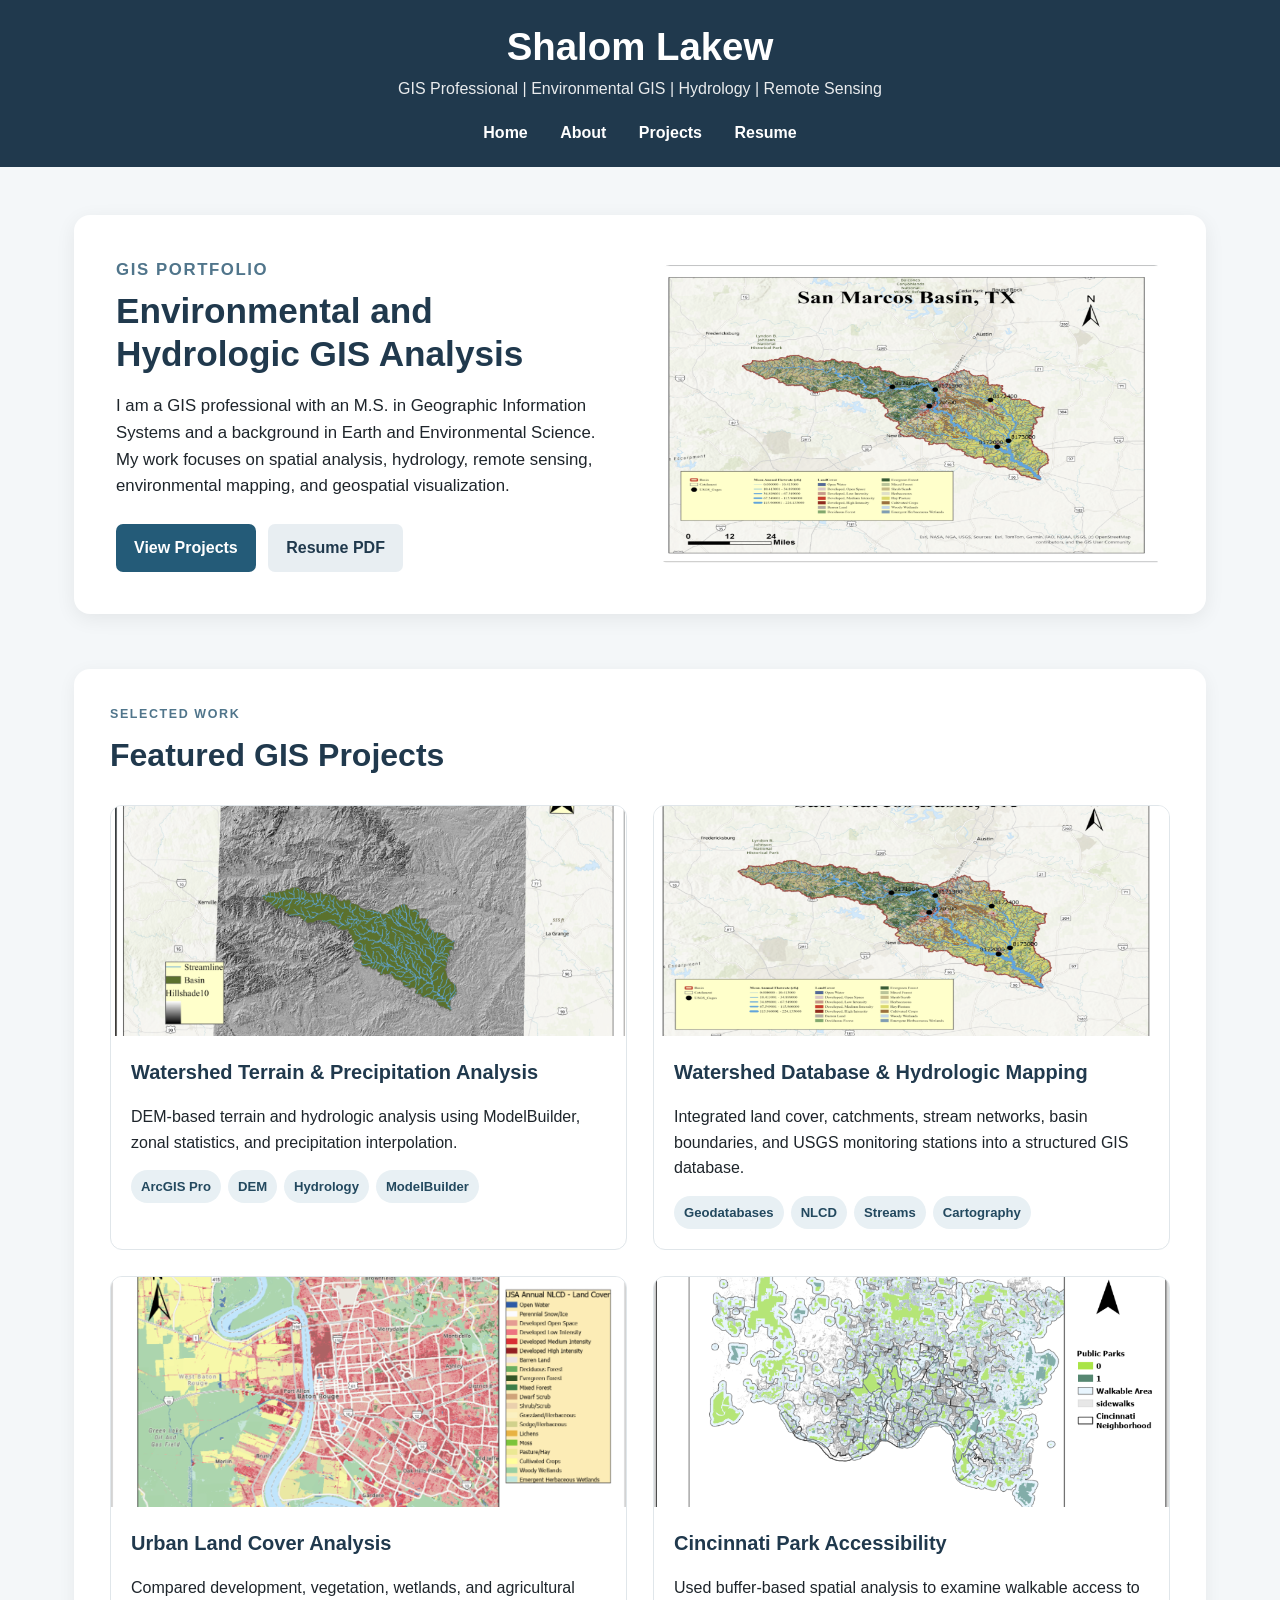
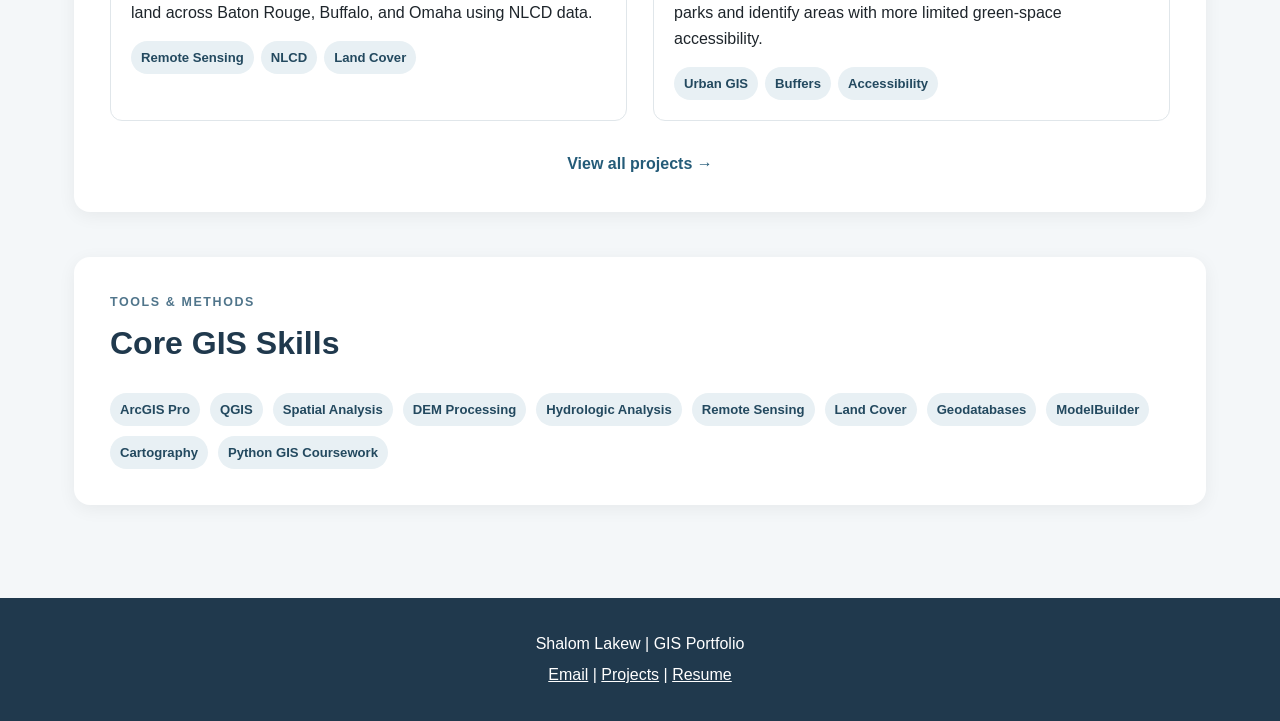
<file: index.html>
<!DOCTYPE html>
<html lang="en">

<head>
    <meta charset="UTF-8">
    <meta name="viewport" content="width=device-width, initial-scale=1.0">
    <title>Shalom Lakew | GIS Portfolio</title>
    <link rel="stylesheet" href="style.css">
</head>

<body>

<header>
    <h1>Shalom Lakew</h1>
    <p>GIS Professional | Environmental GIS | Hydrology | Remote Sensing</p>

    <nav>
        <a href="index.html">Home</a>
        <a href="about.html">About</a>
        <a href="projects.html">Projects</a>
        <a href="resume.html">Resume</a>
    </nav>
</header>

<main>

<section class="hero">

    <div class="hero-text">
        <p class="eyebrow">GIS PORTFOLIO</p>

        <h2>Environmental and Hydrologic GIS Analysis</h2>

        <p>
            I am a GIS professional with an M.S. in Geographic Information Systems
            and a background in Earth and Environmental Science. My work focuses on
            spatial analysis, hydrology, remote sensing, environmental mapping,
            and geospatial visualization.
        </p>

        <div class="hero-buttons">
            <a href="projects.html" class="button">View Projects</a>

            <a href="Shalom_Lakew_GIS_Resume.pdf"
               class="button secondary">
                Resume PDF
            </a>
        </div>
    </div>

    <div class="hero-image">
        <img
            src="images/hydrology/san_marcos_integrated_watershed_map.png"
            alt="Integrated GIS watershed map of the San Marcos Basin">
    </div>

</section>


<section class="section-block">

    <div class="section-heading">
        <p class="eyebrow">SELECTED WORK</p>
        <h2>Featured GIS Projects</h2>
    </div>

    <div class="project-grid">


        <article class="project-card">

            <img
                src="images/hydrology/san_marcos_hillshade.png"
                alt="San Marcos Basin hillshade terrain analysis">

            <div class="project-card-content">

                <h3>Watershed Terrain & Precipitation Analysis</h3>

                <p>
                    DEM-based terrain and hydrologic analysis using
                    ModelBuilder, zonal statistics, and precipitation
                    interpolation.
                </p>

                <div class="tags">
                    <span>ArcGIS Pro</span>
                    <span>DEM</span>
                    <span>Hydrology</span>
                    <span>ModelBuilder</span>
                </div>

            </div>

        </article>


        <article class="project-card">

            <img
                src="images/hydrology/san_marcos_integrated_watershed_map.png"
                alt="Integrated San Marcos Basin watershed map">

            <div class="project-card-content">

                <h3>Watershed Database & Hydrologic Mapping</h3>

                <p>
                    Integrated land cover, catchments, stream networks,
                    basin boundaries, and USGS monitoring stations
                    into a structured GIS database.
                </p>

                <div class="tags">
                    <span>Geodatabases</span>
                    <span>NLCD</span>
                    <span>Streams</span>
                    <span>Cartography</span>
                </div>

            </div>

        </article>


        <article class="project-card">

            <img
                src="images/landcover/baton_rouge_land_cover.png"
                alt="Baton Rouge land cover analysis">

            <div class="project-card-content">

                <h3>Urban Land Cover Analysis</h3>

                <p>
                    Compared development, vegetation, wetlands, and
                    agricultural land across Baton Rouge, Buffalo,
                    and Omaha using NLCD data.
                </p>

                <div class="tags">
                    <span>Remote Sensing</span>
                    <span>NLCD</span>
                    <span>Land Cover</span>
                </div>

            </div>

        </article>


        <article class="project-card">

            <img
                src="images/urban/cincinnati_park_accessibility.png"
                alt="Cincinnati park accessibility analysis">

            <div class="project-card-content">

                <h3>Cincinnati Park Accessibility</h3>

                <p>
                    Used buffer-based spatial analysis to examine
                    walkable access to parks and identify areas
                    with more limited green-space accessibility.
                </p>

                <div class="tags">
                    <span>Urban GIS</span>
                    <span>Buffers</span>
                    <span>Accessibility</span>
                </div>

            </div>

        </article>

    </div>

    <div class="center-link">
        <a href="projects.html">View all projects →</a>
    </div>

</section>


<section class="section-block">

    <div class="section-heading">
        <p class="eyebrow">TOOLS & METHODS</p>
        <h2>Core GIS Skills</h2>
    </div>

    <div class="skills">

        <span>ArcGIS Pro</span>
        <span>QGIS</span>
        <span>Spatial Analysis</span>
        <span>DEM Processing</span>
        <span>Hydrologic Analysis</span>
        <span>Remote Sensing</span>
        <span>Land Cover</span>
        <span>Geodatabases</span>
        <span>ModelBuilder</span>
        <span>Cartography</span>
        <span>Python GIS Coursework</span>

    </div>

</section>

</main>


<footer>

    <p>Shalom Lakew | GIS Portfolio</p>

    <p>
        <a href="mailto:shalom60.lakew@gmail.com">Email</a>
        |
        <a href="projects.html">Projects</a>
        |
        <a href="resume.html">Resume</a>
    </p>

</footer>

</body>
</html>
</file>
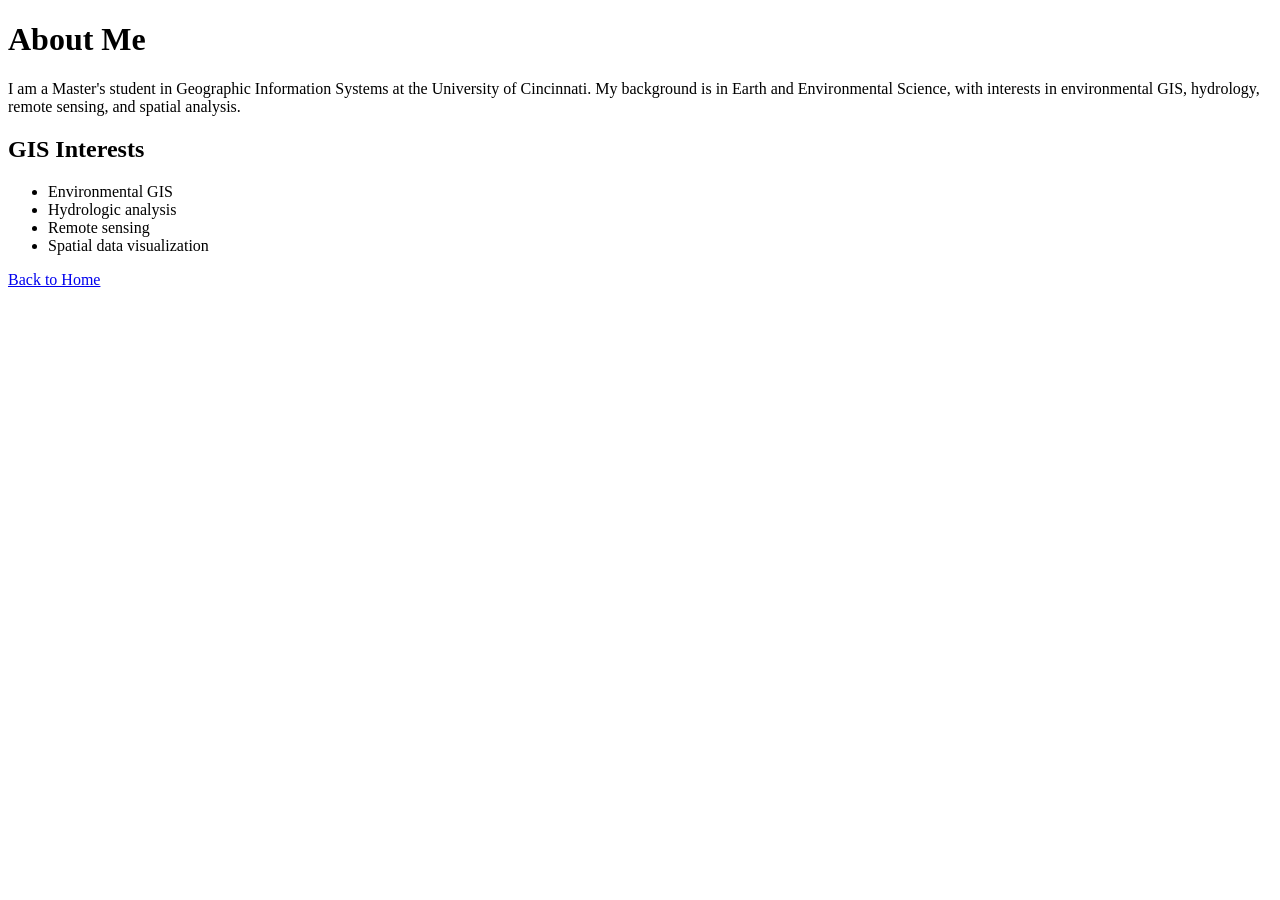
<file: about.html>
<!DOCTYPE html>
<html>

<head>
<title>About Me - Shalom Lakew</title>
</head>

<body>

<h1>About Me</h1>

<p>
I am a Master's student in Geographic Information Systems at the University of Cincinnati.
My background is in Earth and Environmental Science, with interests in environmental GIS,
hydrology, remote sensing, and spatial analysis.
</p>

<h2>GIS Interests</h2>

<ul>
<li>Environmental GIS</li>
<li>Hydrologic analysis</li>
<li>Remote sensing</li>
<li>Spatial data visualization</li>
</ul>

<a href="index.html">Back to Home</a>

</body>

</html>
</file>
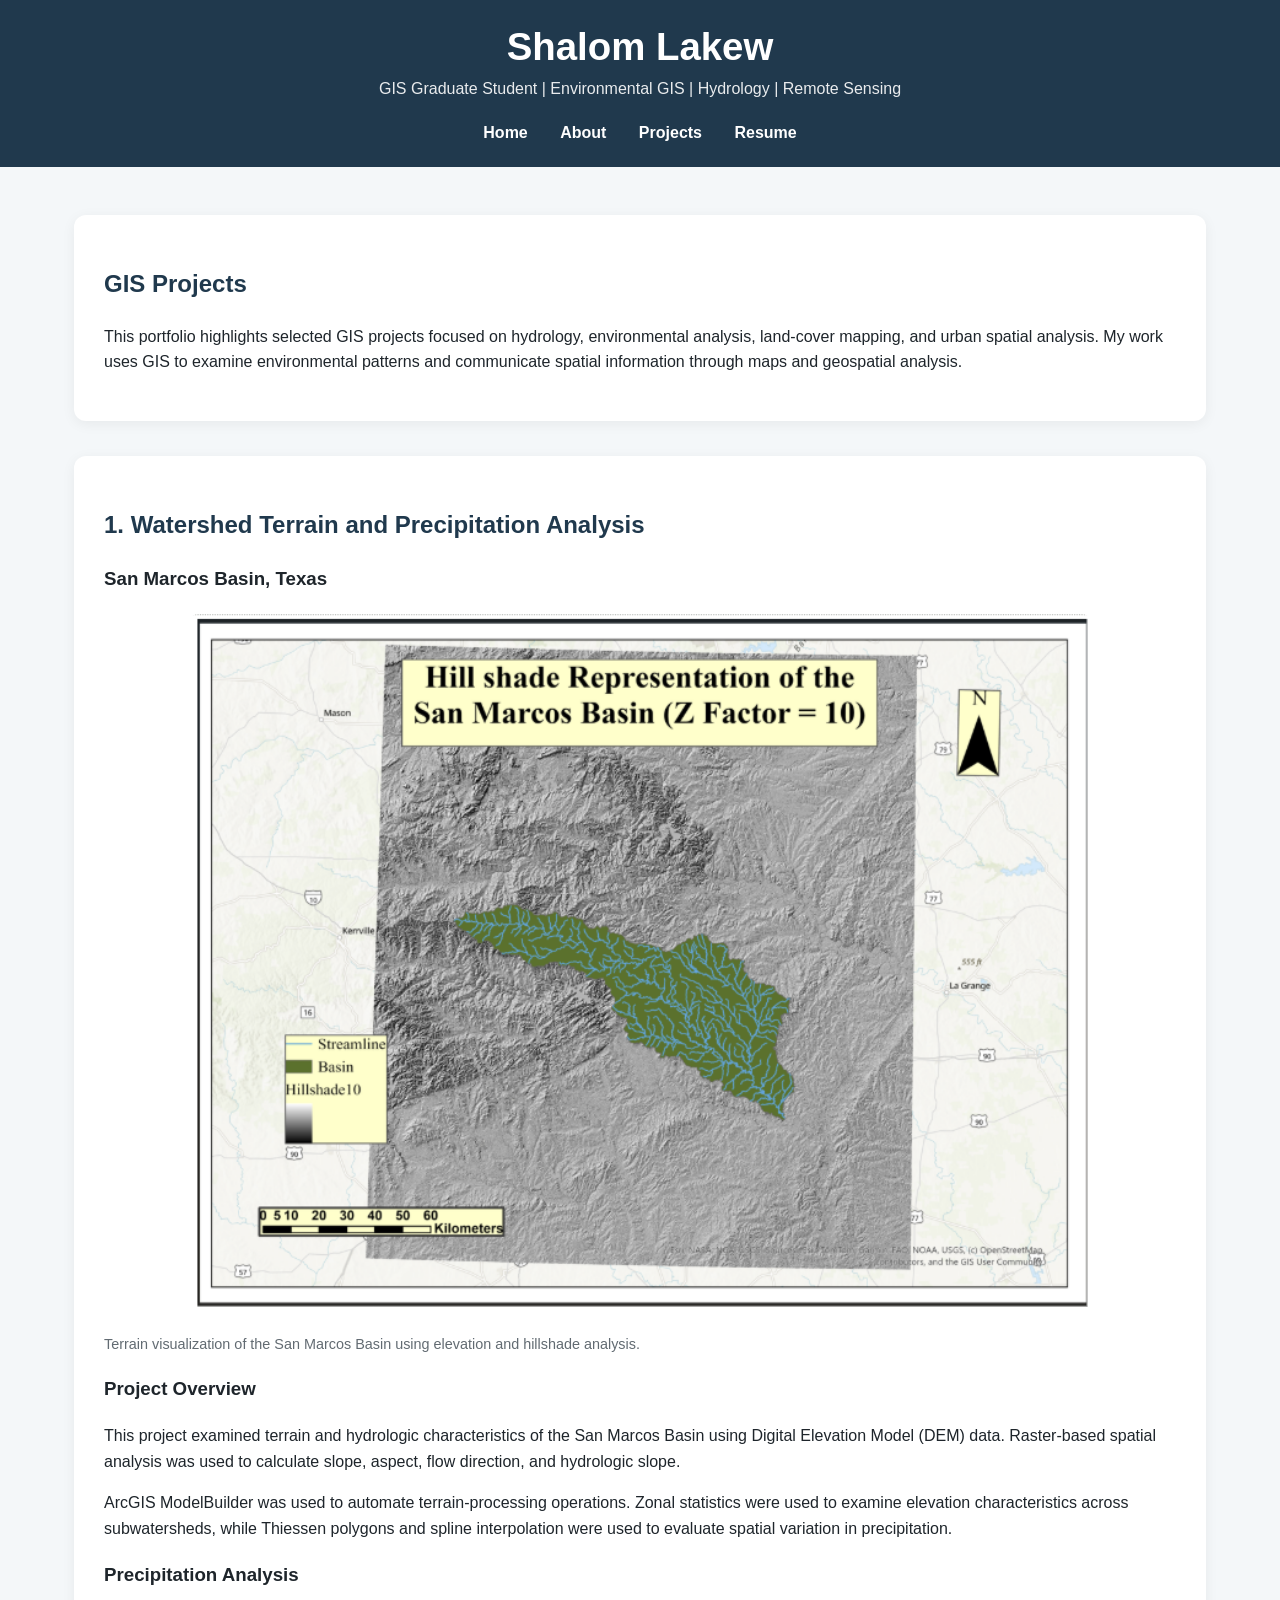
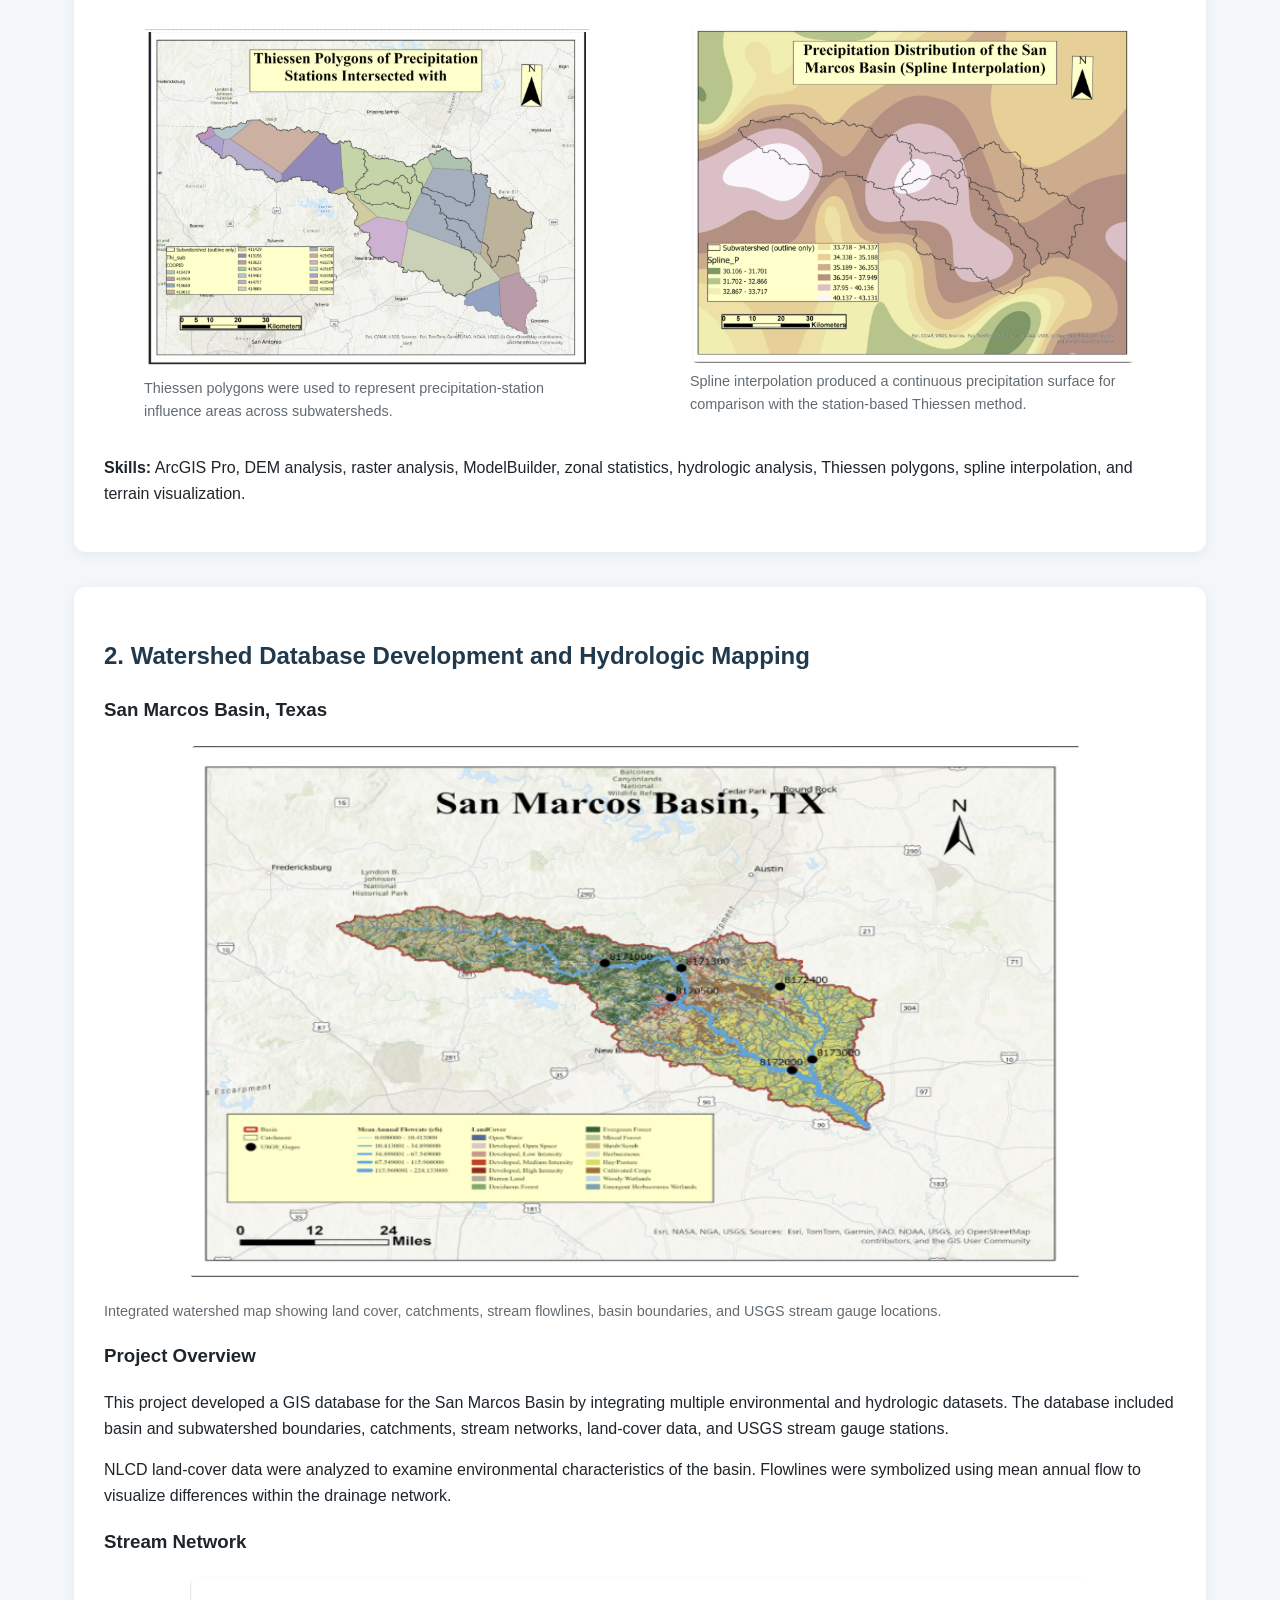
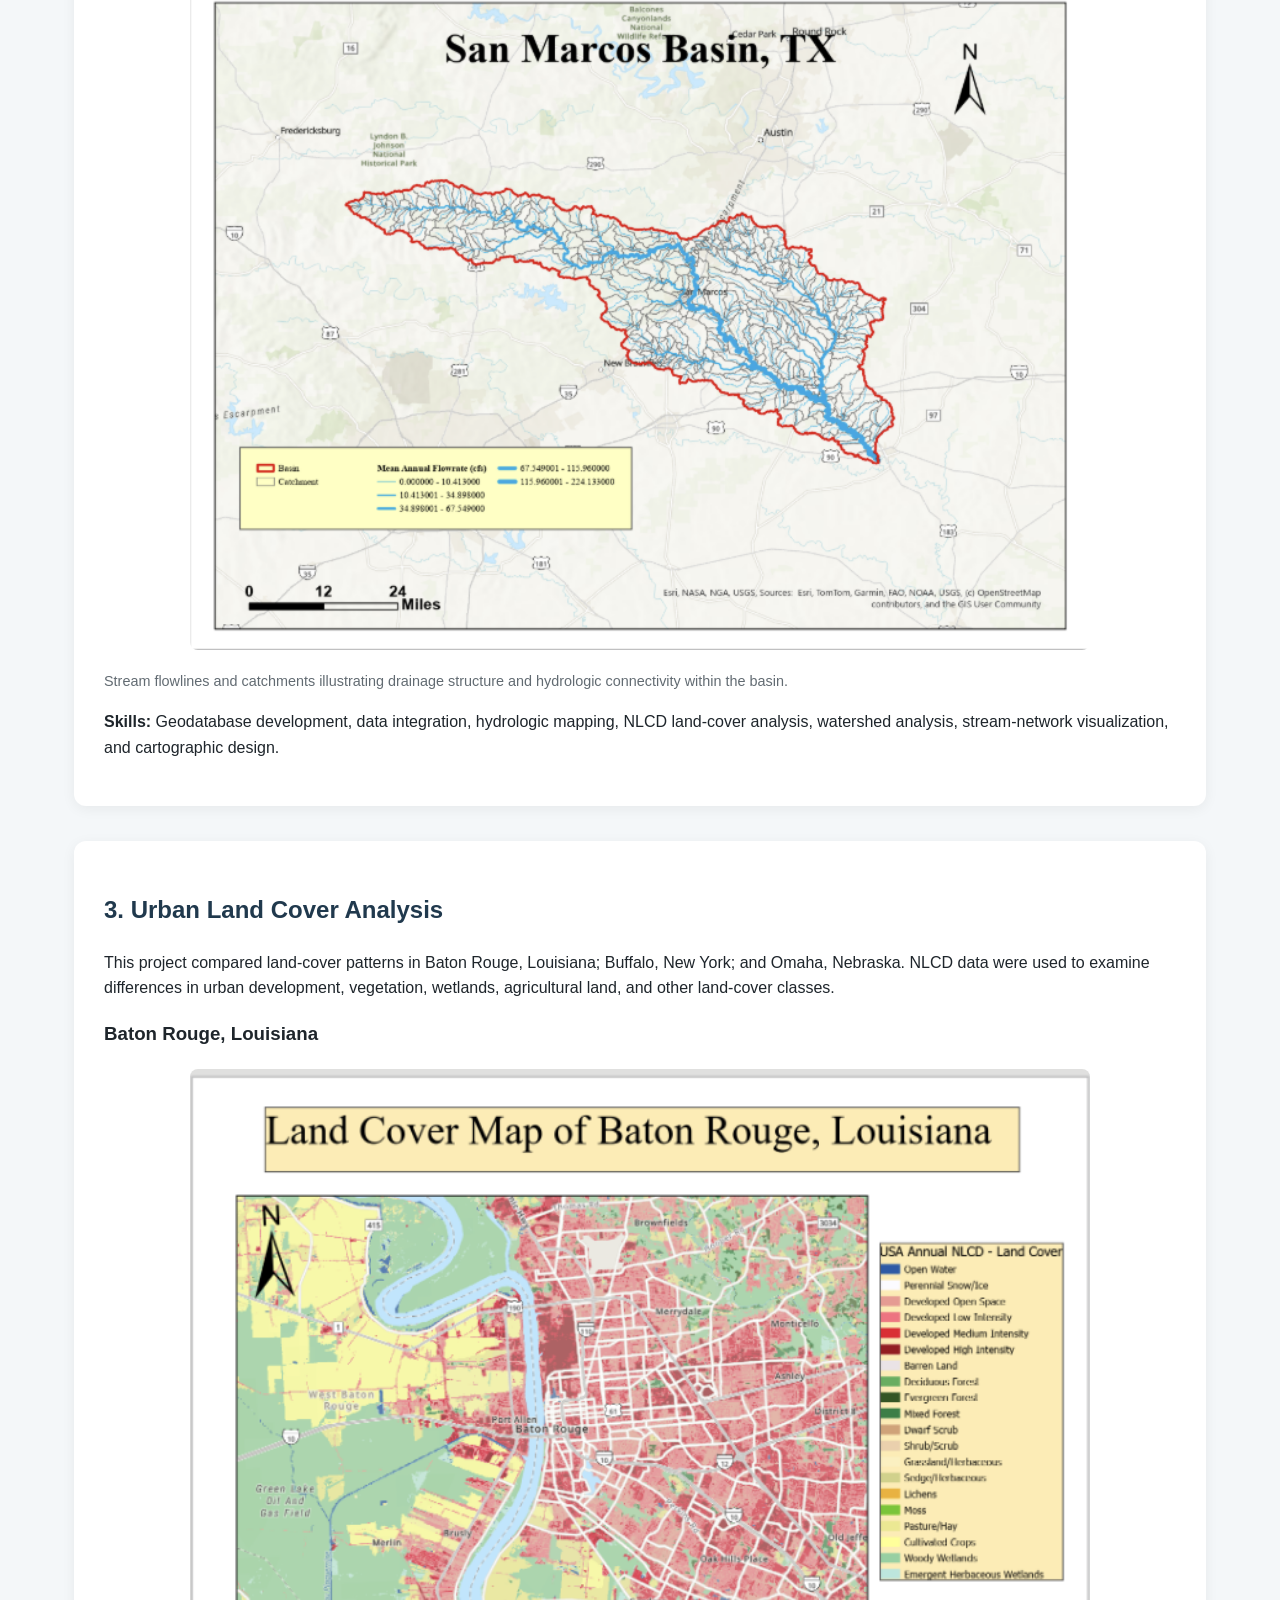
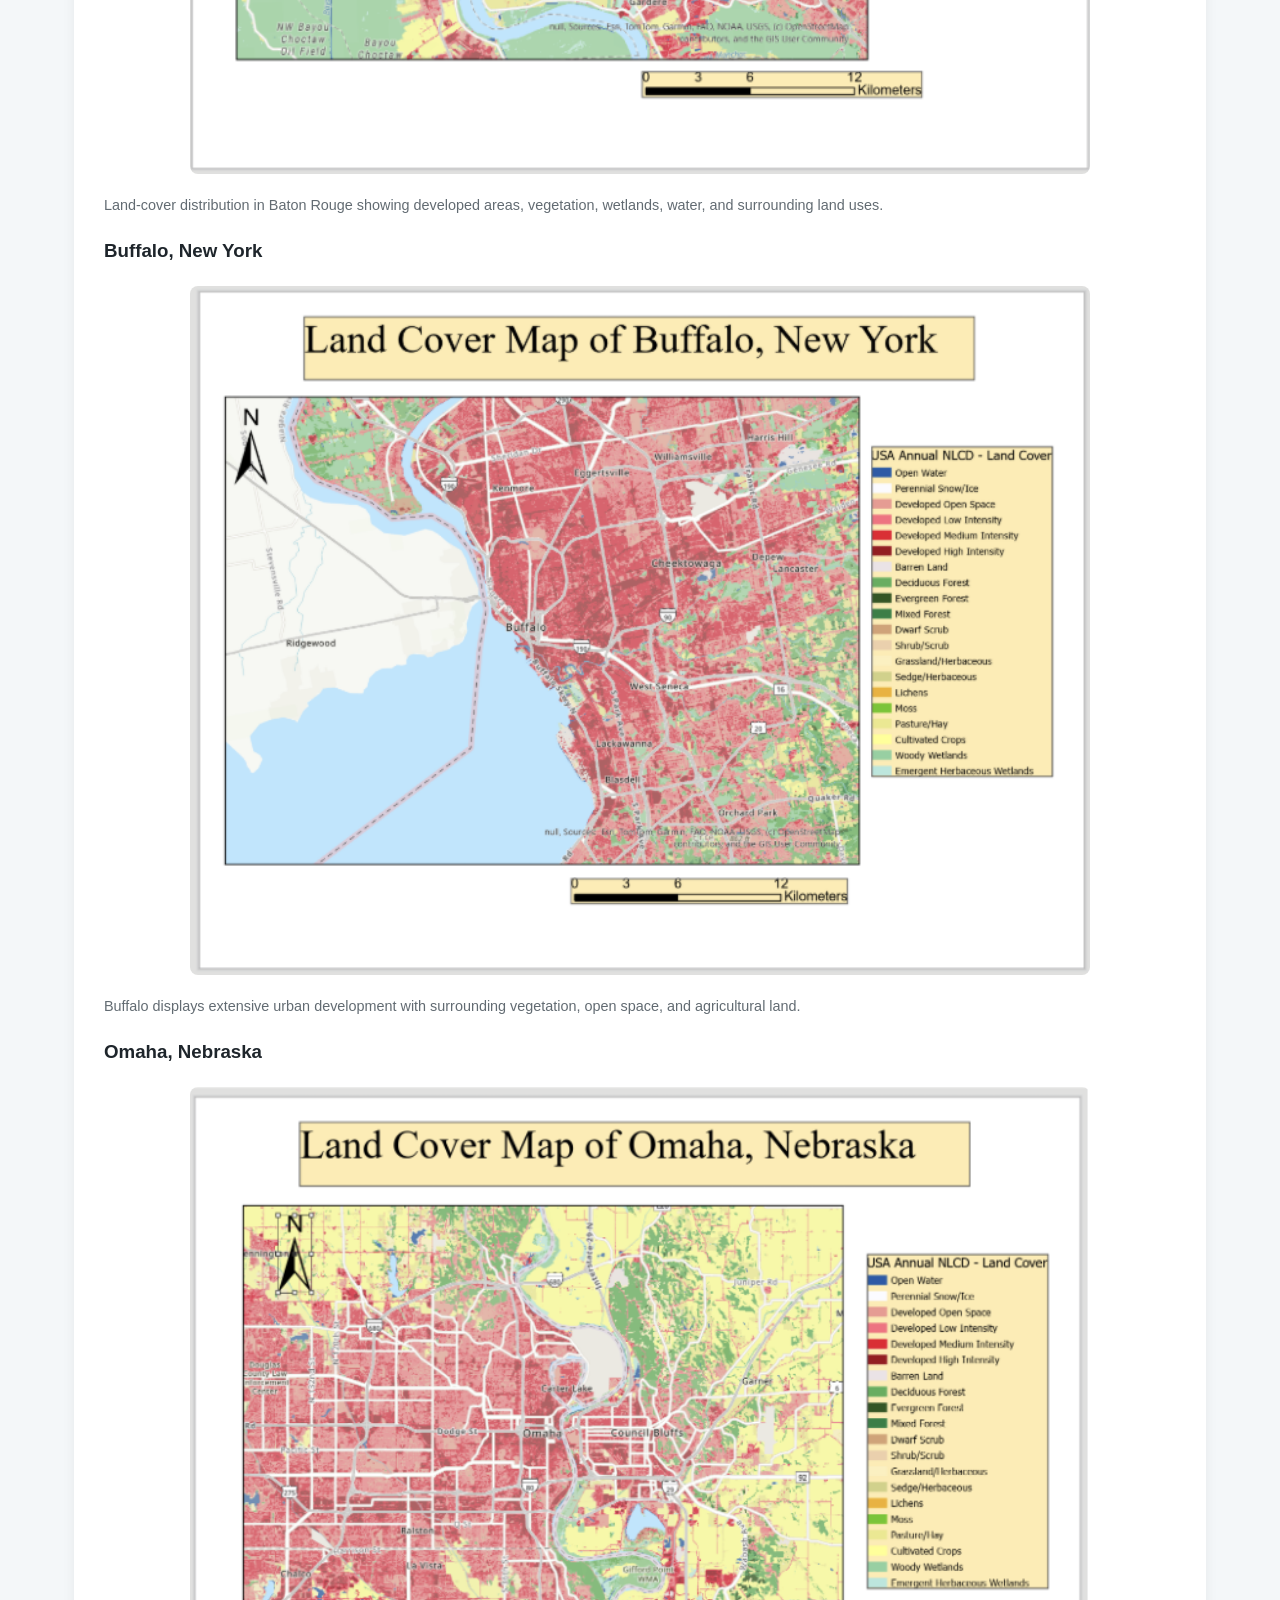
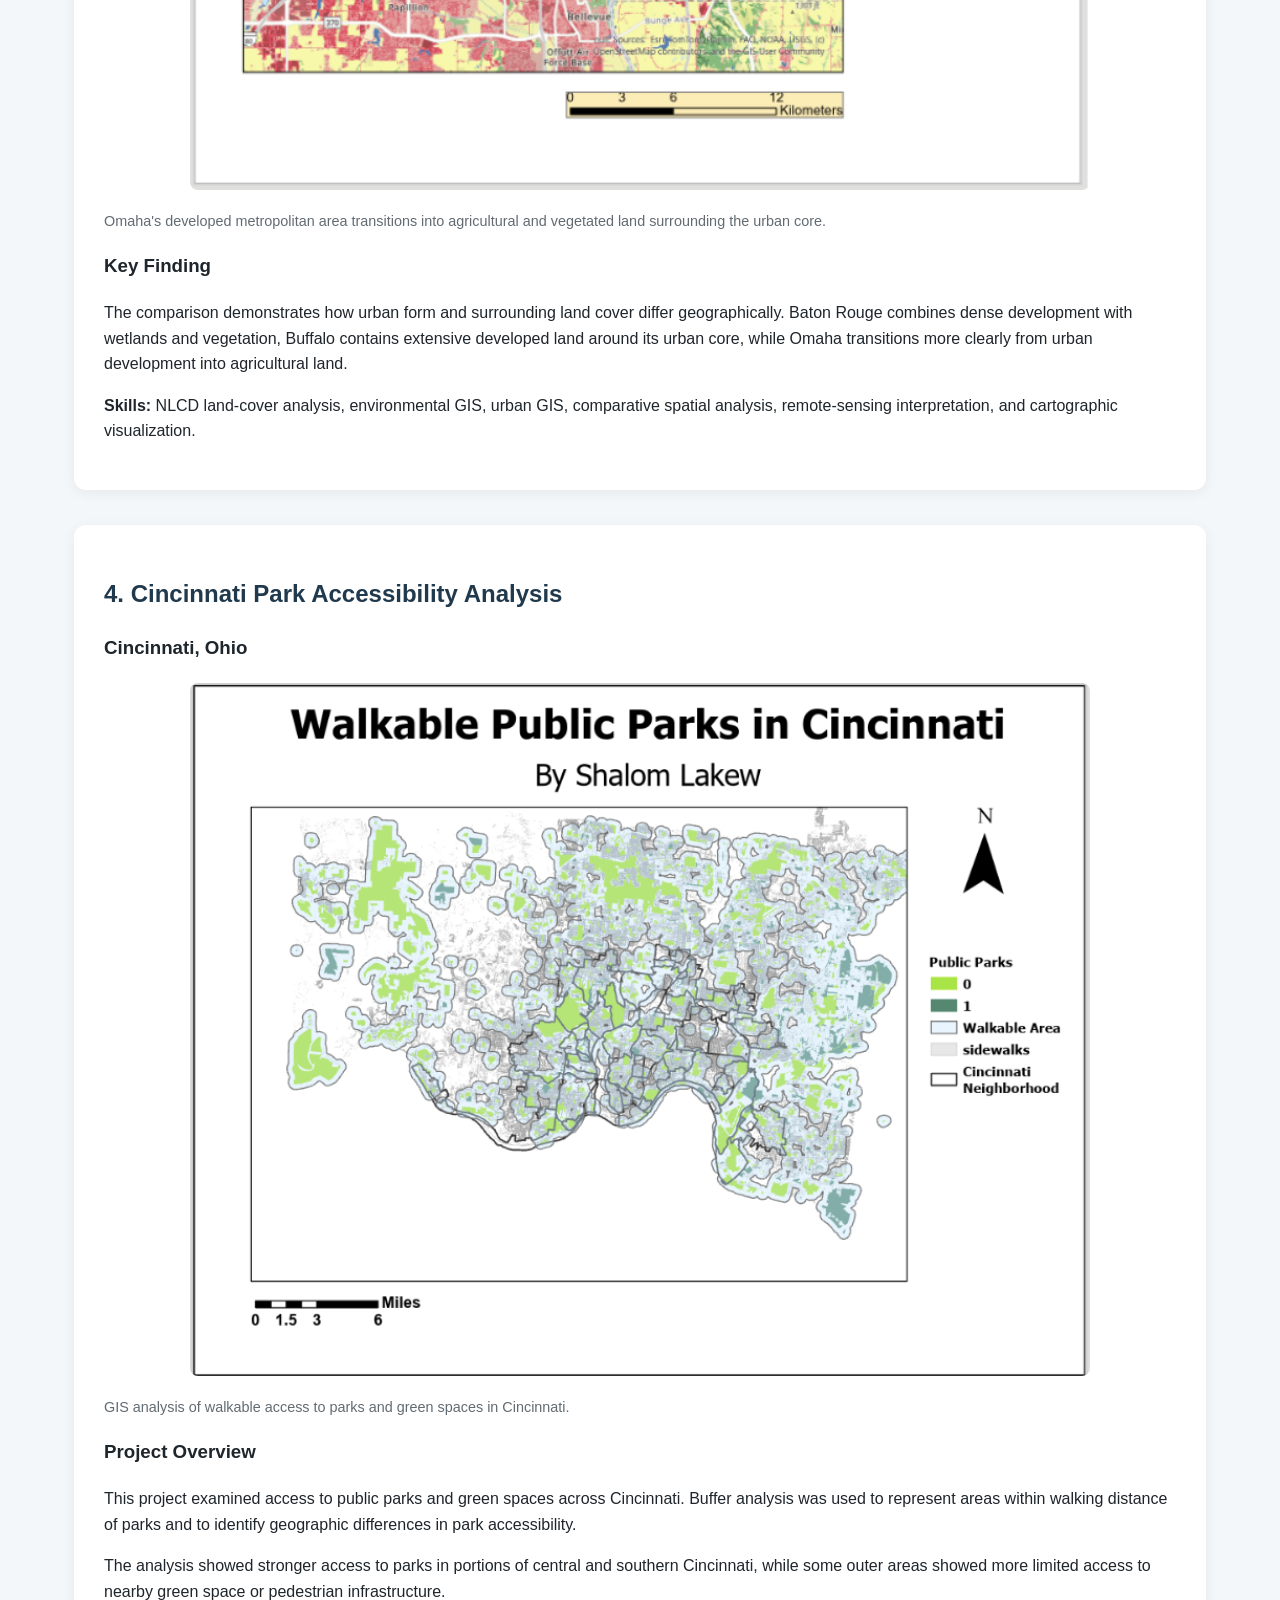
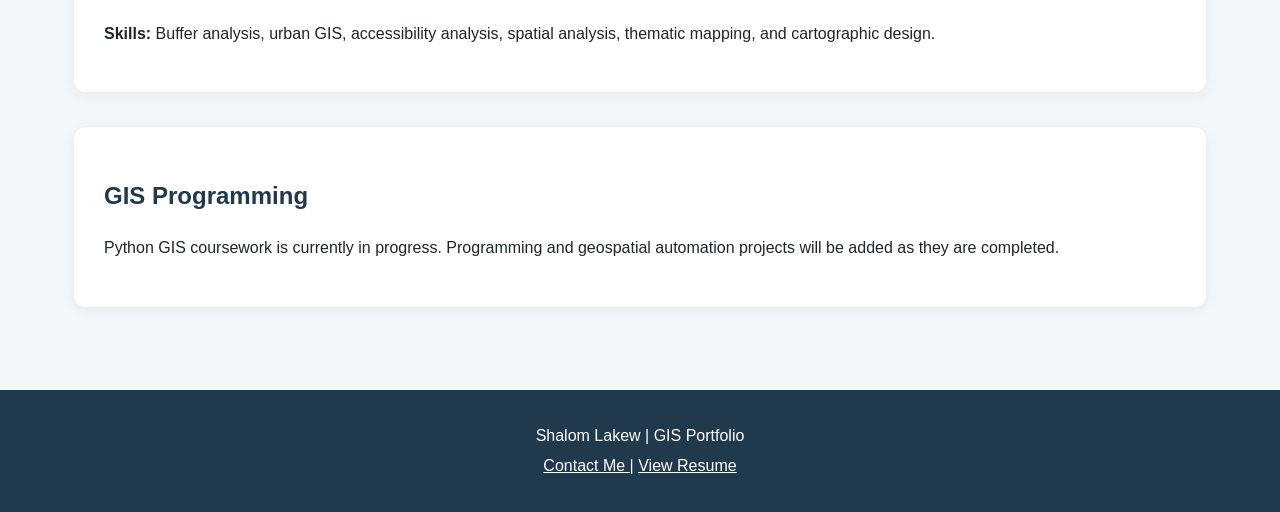
<file: projects.html>
<!DOCTYPE html>
<html lang="en">

<head>
    <meta charset="UTF-8">
    <meta name="viewport" content="width=device-width, initial-scale=1.0">

    <title>GIS Projects | Shalom Lakew</title>

    <link rel="stylesheet" href="style.css">
</head>

<body>

<header>
    <h1>Shalom Lakew</h1>
    <p>GIS Graduate Student | Environmental GIS | Hydrology | Remote Sensing</p>

    <nav>
        <a href="index.html">Home</a>
        <a href="about.html">About</a>
        <a href="projects.html">Projects</a>
        <a href="resume.html">Resume</a>
    </nav>
</header>


<main>

<section class="intro">
    <h2>GIS Projects</h2>

    <p>
        This portfolio highlights selected GIS projects focused on hydrology,
        environmental analysis, land-cover mapping, and urban spatial analysis.
        My work uses GIS to examine environmental patterns and communicate
        spatial information through maps and geospatial analysis.
    </p>
</section>


<!-- PROJECT 1 -->

<section class="project">

    <h2>1. Watershed Terrain and Precipitation Analysis</h2>

    <h3>San Marcos Basin, Texas</h3>

    <img
        src="images/hydrology/san_marcos_hillshade.png"
        alt="Hillshade terrain map of the San Marcos Basin"
        class="project-map">

    <p class="caption">
        Terrain visualization of the San Marcos Basin using elevation and
        hillshade analysis.
    </p>

    <h3>Project Overview</h3>

    <p>
        This project examined terrain and hydrologic characteristics of the
        San Marcos Basin using Digital Elevation Model (DEM) data. Raster-based
        spatial analysis was used to calculate slope, aspect, flow direction,
        and hydrologic slope.
    </p>

    <p>
        ArcGIS ModelBuilder was used to automate terrain-processing operations.
        Zonal statistics were used to examine elevation characteristics across
        subwatersheds, while Thiessen polygons and spline interpolation were
        used to evaluate spatial variation in precipitation.
    </p>


    <h3>Precipitation Analysis</h3>

    <div class="map-grid">

        <figure>
            <img
                src="images/hydrology/san_marcos_thiessen_precipitation.png"
                alt="Thiessen polygon precipitation analysis">
            <figcaption>
                Thiessen polygons were used to represent precipitation-station
                influence areas across subwatersheds.
            </figcaption>
        </figure>

        <figure>
            <img
                src="images/hydrology/san_marcos_spline_precipitation.png"
                alt="Spline precipitation interpolation">
            <figcaption>
                Spline interpolation produced a continuous precipitation
                surface for comparison with the station-based Thiessen method.
            </figcaption>
        </figure>

    </div>

    <p>
        <strong>Skills:</strong>
        ArcGIS Pro, DEM analysis, raster analysis, ModelBuilder,
        zonal statistics, hydrologic analysis, Thiessen polygons,
        spline interpolation, and terrain visualization.
    </p>

</section>


<!-- PROJECT 2 -->

<section class="project">

    <h2>2. Watershed Database Development and Hydrologic Mapping</h2>

    <h3>San Marcos Basin, Texas</h3>

    <img
        src="images/hydrology/san_marcos_integrated_watershed_map.png"
        alt="Integrated watershed map of the San Marcos Basin"
        class="project-map">

    <p class="caption">
        Integrated watershed map showing land cover, catchments, stream
        flowlines, basin boundaries, and USGS stream gauge locations.
    </p>

    <h3>Project Overview</h3>

    <p>
        This project developed a GIS database for the San Marcos Basin by
        integrating multiple environmental and hydrologic datasets.
        The database included basin and subwatershed boundaries, catchments,
        stream networks, land-cover data, and USGS stream gauge stations.
    </p>

    <p>
        NLCD land-cover data were analyzed to examine environmental
        characteristics of the basin. Flowlines were symbolized using mean
        annual flow to visualize differences within the drainage network.
    </p>


    <h3>Stream Network</h3>

    <img
        src="images/hydrology/san_marcos_stream_network.png"
        alt="Stream network and catchments of the San Marcos Basin"
        class="project-map">

    <p class="caption">
        Stream flowlines and catchments illustrating drainage structure
        and hydrologic connectivity within the basin.
    </p>

    <p>
        <strong>Skills:</strong>
        Geodatabase development, data integration, hydrologic mapping,
        NLCD land-cover analysis, watershed analysis, stream-network
        visualization, and cartographic design.
    </p>

</section>


<!-- PROJECT 3 -->

<section class="project">

    <h2>3. Urban Land Cover Analysis</h2>

    <p>
        This project compared land-cover patterns in Baton Rouge, Louisiana;
        Buffalo, New York; and Omaha, Nebraska. NLCD data were used to examine
        differences in urban development, vegetation, wetlands, agricultural
        land, and other land-cover classes.
    </p>


    <h3>Baton Rouge, Louisiana</h3>

    <img
        src="images/landcover/baton_rouge_land_cover.png"
        alt="Land cover map of Baton Rouge Louisiana"
        class="project-map">

    <p class="caption">
        Land-cover distribution in Baton Rouge showing developed areas,
        vegetation, wetlands, water, and surrounding land uses.
    </p>


    <h3>Buffalo, New York</h3>

    <img
        src="images/landcover/buffalo_land_cover.png"
        alt="Land cover map of Buffalo New York"
        class="project-map">

    <p class="caption">
        Buffalo displays extensive urban development with surrounding
        vegetation, open space, and agricultural land.
    </p>


    <h3>Omaha, Nebraska</h3>

    <img
        src="images/landcover/omaha_land_cover.png"
        alt="Land cover map of Omaha Nebraska"
        class="project-map">

    <p class="caption">
        Omaha's developed metropolitan area transitions into agricultural
        and vegetated land surrounding the urban core.
    </p>

    <h3>Key Finding</h3>

    <p>
        The comparison demonstrates how urban form and surrounding land cover
        differ geographically. Baton Rouge combines dense development with
        wetlands and vegetation, Buffalo contains extensive developed land
        around its urban core, while Omaha transitions more clearly from urban
        development into agricultural land.
    </p>

    <p>
        <strong>Skills:</strong>
        NLCD land-cover analysis, environmental GIS, urban GIS,
        comparative spatial analysis, remote-sensing interpretation,
        and cartographic visualization.
    </p>

</section>


<!-- PROJECT 4 -->

<section class="project">

    <h2>4. Cincinnati Park Accessibility Analysis</h2>

    <h3>Cincinnati, Ohio</h3>

    <img
        src="images/urban/cincinnati_park_accessibility.png"
        alt="Park accessibility analysis in Cincinnati Ohio"
        class="project-map">

    <p class="caption">
        GIS analysis of walkable access to parks and green spaces in Cincinnati.
    </p>

    <h3>Project Overview</h3>

    <p>
        This project examined access to public parks and green spaces across
        Cincinnati. Buffer analysis was used to represent areas within walking
        distance of parks and to identify geographic differences in park
        accessibility.
    </p>

    <p>
        The analysis showed stronger access to parks in portions of central and
        southern Cincinnati, while some outer areas showed more limited access
        to nearby green space or pedestrian infrastructure.
    </p>

    <p>
        <strong>Skills:</strong>
        Buffer analysis, urban GIS, accessibility analysis,
        spatial analysis, thematic mapping, and cartographic design.
    </p>

</section>


<!-- FUTURE PROJECT -->

<section class="project">

    <h2>GIS Programming</h2>

    <p>
        Python GIS coursework is currently in progress. Programming and
        geospatial automation projects will be added as they are completed.
    </p>

</section>

</main>


<footer>

    <p>
        Shalom Lakew | GIS Portfolio
    </p>

    <p>
        <a href="mailto:shalom60.lakew@gmail.com">
            Contact Me
        </a>
        |
        <a href="resume.html">
            View Resume
        </a>
    </p>

</footer>

</body>
</html>
</file>
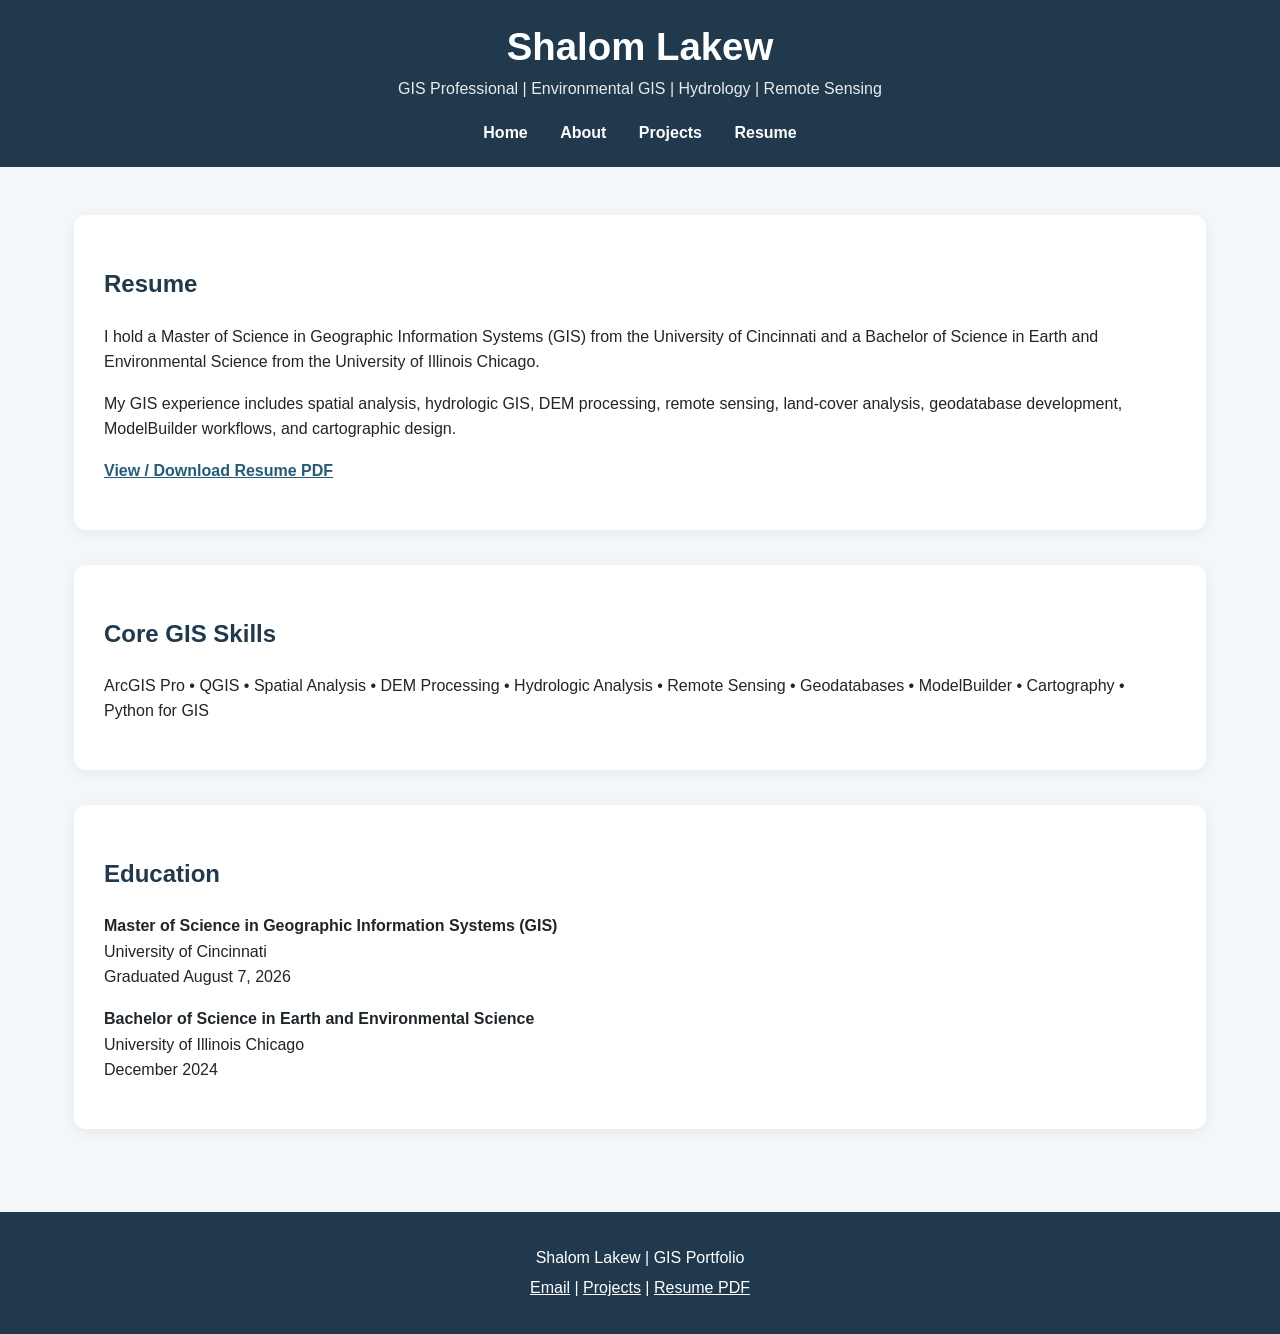
<file: resume.html>
<!DOCTYPE html>
<html lang="en">

<head>
    <meta charset="UTF-8">
    <meta name="viewport" content="width=device-width, initial-scale=1.0">
    <title>Resume - Shalom Lakew</title>
    <link rel="stylesheet" href="style.css">
</head>

<body>

<header>
    <h1>Shalom Lakew</h1>
    <p>GIS Professional | Environmental GIS | Hydrology | Remote Sensing</p>

    <nav>
        <a href="index.html">Home</a>
        <a href="about.html">About</a>
        <a href="projects.html">Projects</a>
        <a href="resume.html">Resume</a>
    </nav>
</header>

<main>

<section class="intro">

    <h2>Resume</h2>

    <p>
        I hold a Master of Science in Geographic Information Systems (GIS)
        from the University of Cincinnati and a Bachelor of Science in Earth
        and Environmental Science from the University of Illinois Chicago.
    </p>

    <p>
        My GIS experience includes spatial analysis, hydrologic GIS,
        DEM processing, remote sensing, land-cover analysis,
        geodatabase development, ModelBuilder workflows, and cartographic design.
    </p>

    <p>
        <a href="Shalom_Lakew_GIS_Resume.pdf">
            <strong>View / Download Resume PDF</strong>
        </a>
    </p>

</section>

<section class="project">

    <h2>Core GIS Skills</h2>

    <p>
        ArcGIS Pro • QGIS • Spatial Analysis • DEM Processing •
        Hydrologic Analysis • Remote Sensing • Geodatabases •
        ModelBuilder • Cartography • Python for GIS
    </p>

</section>

<section class="project">

    <h2>Education</h2>

    <p>
        <strong>Master of Science in Geographic Information Systems (GIS)</strong><br>
        University of Cincinnati<br>
        Graduated August 7, 2026
    </p>

    <p>
        <strong>Bachelor of Science in Earth and Environmental Science</strong><br>
        University of Illinois Chicago<br>
        December 2024
    </p>

</section>

</main>

<footer>

    <p>Shalom Lakew | GIS Portfolio</p>

    <p>
        <a href="mailto:shalom60.lakew@gmail.com">Email</a>
        |
        <a href="projects.html">Projects</a>
        |
        <a href="Shalom_Lakew_GIS_Resume.pdf">Resume PDF</a>
    </p>

</footer>

</body>
</html>
</file>
<file: style.css>
* {
    box-sizing: border-box;
}

body {
    margin: 0;
    font-family: Arial, Helvetica, sans-serif;
    background: #f4f7f9;
    color: #1e252b;
    line-height: 1.6;
}


/* HEADER */

header {
    background: #20394d;
    color: white;
    text-align: center;
    padding: 26px 20px 22px;
}

header h1 {
    margin: 0;
    font-size: 2.4rem;
    line-height: 1.1;
}

header p {
    margin: 8px 0 0;
    font-size: 1rem;
    opacity: 0.9;
}

nav {
    margin-top: 18px;
}

nav a {
    color: white;
    text-decoration: none;
    font-weight: 600;
    margin: 0 14px;
}

nav a:hover {
    opacity: 0.75;
}


/* MAIN */

main {
    max-width: 1180px;
    margin: 0 auto;
    padding: 48px 24px;
}


/* HERO */

.hero {
    display: grid;
    grid-template-columns: 1fr 1fr;
    gap: 40px;
    align-items: center;

    background: white;
    padding: 42px;

    border-radius: 16px;

    box-shadow:
        0 5px 20px rgba(0,0,0,0.07);

    margin-bottom: 55px;
}

.hero h2 {
    font-size: 2.2rem;
    line-height: 1.2;
    margin: 6px 0 18px;
    color: #20394d;
}

.hero p {
    font-size: 1.05rem;
}

.hero-image img {
    width: 100%;
    border-radius: 10px;
    display: block;
}


/* SMALL SECTION LABEL */

.eyebrow {
    font-size: 0.78rem;
    font-weight: 700;
    letter-spacing: 1.6px;
    color: #50758b;
    margin: 0;
}


/* BUTTONS */

.hero-buttons {
    margin-top: 24px;
}

.button {
    display: inline-block;

    background: #245b78;
    color: white;

    text-decoration: none;
    font-weight: 600;

    padding: 11px 18px;

    border-radius: 7px;

    margin-right: 8px;

    transition: 0.2s;
}

.button:hover {
    background: #193f54;
}

.button.secondary {
    background: #e8eef2;
    color: #20394d;
}

.button.secondary:hover {
    background: #d9e3e9;
}


/* CONTENT SECTIONS */

.section-block {
    background: white;

    padding: 36px;

    border-radius: 16px;

    box-shadow:
        0 4px 18px rgba(0,0,0,0.06);

    margin-bottom: 45px;
}

.section-heading h2 {
    margin: 5px 0 24px;
    font-size: 2rem;
    color: #20394d;
}


/* PROJECT GRID */

.project-grid {
    display: grid;

    grid-template-columns:
        repeat(2, minmax(0, 1fr));

    gap: 26px;
}


.project-card {
    border: 1px solid #e0e6ea;

    border-radius: 12px;

    overflow: hidden;

    background: white;

    transition:
        transform 0.2s ease,
        box-shadow 0.2s ease;
}


.project-card:hover {
    transform: translateY(-4px);

    box-shadow:
        0 8px 22px rgba(0,0,0,0.10);
}


.project-card img {
    width: 100%;

    height: 230px;

    object-fit: cover;

    display: block;
}


.project-card-content {
    padding: 20px;
}


.project-card h3 {
    color: #20394d;

    margin: 0 0 10px;

    font-size: 1.25rem;
}


.project-card p {
    margin-bottom: 15px;
}


/* TAGS */

.tags {
    display: flex;

    flex-wrap: wrap;

    gap: 7px;
}


.tags span,
.skills span {
    background: #e8f0f4;

    color: #23495f;

    border-radius: 20px;

    padding: 6px 10px;

    font-size: 0.82rem;

    font-weight: 600;
}


/* SKILLS */

.skills {
    display: flex;

    flex-wrap: wrap;

    gap: 10px;
}


/* CENTER LINK */

.center-link {
    text-align: center;

    margin-top: 30px;
}

.center-link a {
    color: #245b78;

    text-decoration: none;

    font-weight: bold;
}

.center-link a:hover {
    text-decoration: underline;
}


/* EXISTING PROJECT PAGE SUPPORT */

.intro,
.project {
    background: white;

    padding: 30px;

    margin-bottom: 35px;

    border-radius: 12px;

    box-shadow:
        0 3px 14px rgba(0,0,0,0.06);
}

.project h2,
.intro h2 {
    color: #20394d;
}

.project-map {
    width: 100%;

    max-width: 900px;

    display: block;

    margin: 20px auto;

    border-radius: 8px;
}

.map-grid {
    display: grid;

    grid-template-columns: 1fr 1fr;

    gap: 20px;
}

.map-grid img {
    width: 100%;

    border-radius: 8px;
}

.caption,
figcaption {
    color: #626b72;

    font-size: 0.9rem;
}


/* LINKS */

a {
    color: #245b78;
}


/* FOOTER */

footer {
    background: #20394d;

    color: white;

    text-align: center;

    padding: 28px 20px;
}

footer p {
    margin: 5px 0;
}

footer a {
    color: white;
}


/* MOBILE */

@media (max-width: 800px) {

    main {
        padding: 30px 16px;
    }

    .hero {
        grid-template-columns: 1fr;

        padding: 28px;
    }

    .hero h2 {
        font-size: 1.8rem;
    }

    .project-grid {
        grid-template-columns: 1fr;
    }

    .map-grid {
        grid-template-columns: 1fr;
    }

    .section-block {
        padding: 25px;
    }

    header h1 {
        font-size: 2rem;
    }

    nav a {
        display: inline-block;
        margin: 6px 9px;
    }

}
</file>
